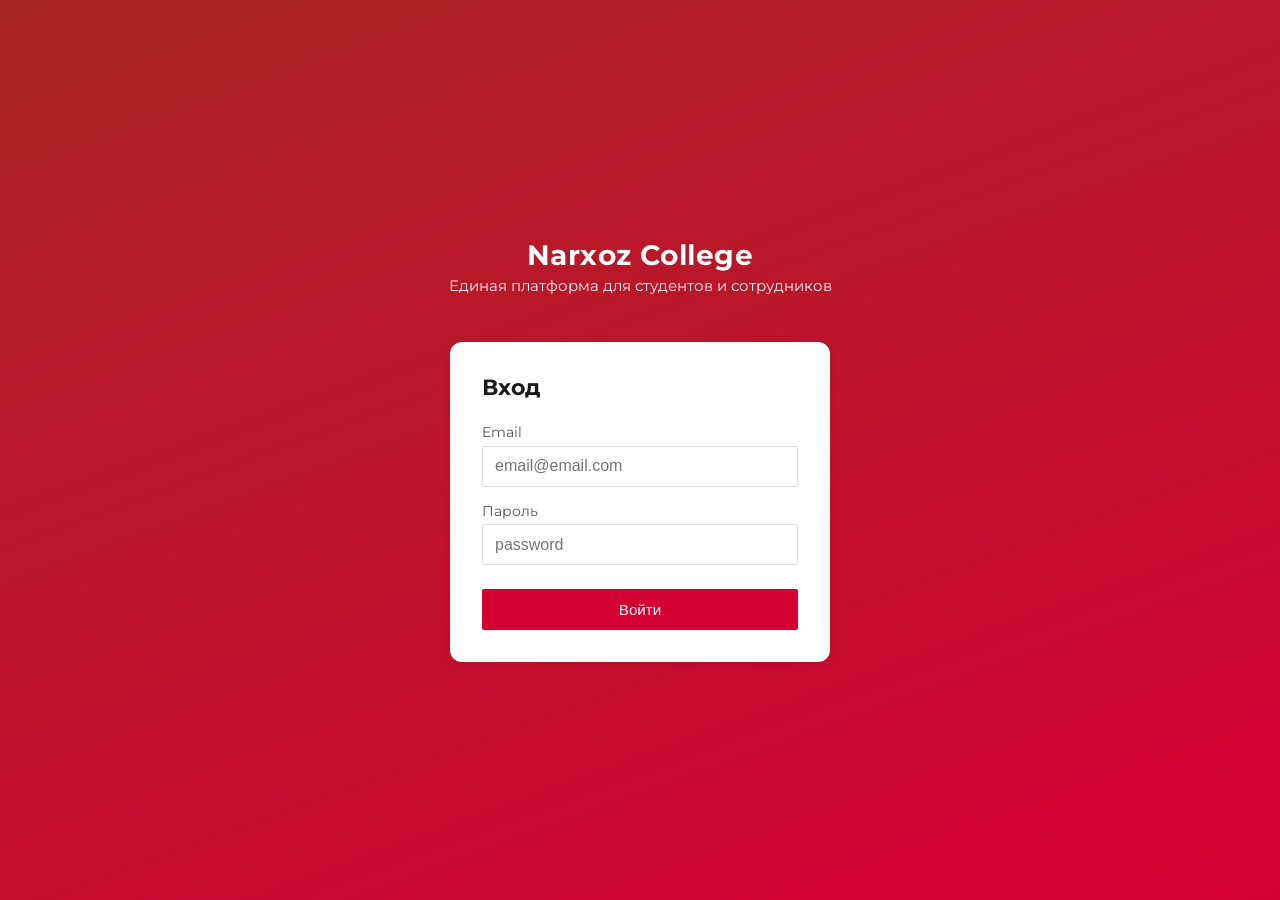
<file: web/index.html>
<!DOCTYPE html>
<html lang="ru">
<head>
  <meta charset="UTF-8">
  <meta name="viewport" content="width=device-width, initial-scale=1.0">
  <title>Narxoz College — NC</title>
  <link rel="preconnect" href="https://fonts.googleapis.com">
  <link rel="preconnect" href="https://fonts.gstatic.com" crossorigin>
  <link href="https://fonts.googleapis.com/css2?family=Montserrat:wght@400;500;600;700&display=swap" rel="stylesheet">
  <link href="https://fonts.cdnfonts.com/css/gotham" rel="stylesheet">
  <link rel="stylesheet" href="css/style.css">
</head>
<body>
  <div id="app">
    <!-- Экран входа -->
    <div id="screen-login" class="screen active">
      <header class="login-header">
        <div class="logo">Narxoz College</div>
        <p class="tagline">Единая платформа для студентов и сотрудников</p>
      </header>
      <main class="login-main">
        <form id="form-login" class="login-form">
          <h1>Вход</h1>
          <div id="login-error" class="error-msg hidden"></div>
          <label>
            <span>Email</span>
            <input type="email" name="email" placeholder="email@email.com" required autocomplete="email">
          </label>
          <label>
            <span>Пароль</span>
            <input type="password" name="password" placeholder="password" required autocomplete="current-password">
          </label>
          <button type="submit" class="btn btn-primary">Войти</button>
        </form>
      </main>
    </div>

    <!-- Основное приложение (после входа) -->
    <div id="screen-app" class="screen">
      <div id="sidebar-overlay" class="sidebar-overlay hidden" aria-hidden="true"></div>
      <aside id="sidebar" class="sidebar">
        <div class="sidebar-header">
          <span class="logo-small">NC</span>
          <span id="user-name" class="user-name"></span>
          <span id="user-role" class="user-role"></span>
        </div>
        <nav id="nav" class="nav"></nav>
        <div class="sidebar-footer">
          <button id="btn-logout" class="btn btn-text">Выйти</button>
        </div>
      </aside>
      <div class="main-wrap">
        <header class="top-bar">
          <button id="btn-menu" class="btn-menu" aria-label="Меню"></button>
          <h2 id="page-title" class="page-title">Главная</h2>
        </header>
        <main id="content" class="content"></main>
      </div>
      <nav id="bottom-nav" class="bottom-nav" aria-label="Навигация">
        <div class="nav-inner" id="bottom-nav-inner"></div>
      </nav>
    </div>
  </div>

  <script src="js/app.js"></script>
</body>
</html>
</file>
<file: web/css/style.css>
/* Narxoz College — палитра с сайта университета */
:root {
  --narxoz-dark: #a82523;
  --narxoz-red: #d50032;
  --narxoz-red-hover: #b8002a;
  --narxoz-dark-hover: #8c1f1d;
  --bg-page: #f5f5f5;
  --bg-card: #ffffff;
  --text-primary: #1a1a1a;
  --text-secondary: #555;
  --border: #e0e0e0;
  --shadow: 0 2px 8px rgba(0,0,0,0.08);
  --sidebar-width: 240px;
  --topbar-height: 56px;
}

* {
  box-sizing: border-box;
}

body {
  margin: 0;
  font-family: 'Gotham', 'Gotham Book', 'Montserrat', -apple-system, BlinkMacSystemFont, 'Segoe UI', Roboto, sans-serif;
  font-size: 16px;
  color: var(--text-primary);
  background: var(--bg-page);
  min-height: 100vh;
}

#app {
  min-height: 100vh;
}

.hidden { display: none !important; }
.error-msg { color: var(--narxoz-red); font-size: 0.9rem; margin-bottom: 0.5rem; }

/* ========== Экраны ========== */
.screen {
  display: none;
  min-height: 100vh;
}
.screen.active {
  display: flex;
  flex-direction: column;
}

/* ========== Экран входа ========== */
#screen-login {
  background: linear-gradient(160deg, var(--narxoz-dark) 0%, var(--narxoz-red) 100%);
  align-items: center;
  justify-content: center;
  padding: 1rem;
}

.login-header {
  text-align: center;
  color: #fff;
  margin-bottom: 2rem;
}
.login-header .logo {
  font-size: 1.75rem;
  font-weight: 700;
  letter-spacing: 0.02em;
}
.login-header .tagline {
  font-size: 0.95rem;
  opacity: 0.95;
  margin-top: 0.25rem;
}

.login-main {
  width: 100%;
  max-width: 380px;
}

.login-form {
  background: var(--bg-card);
  border-radius: 12px;
  padding: 2rem;
  box-shadow: var(--shadow);
}
.login-form h1 {
  margin: 0 0 1.5rem;
  font-size: 1.35rem;
  color: var(--text-primary);
}
.login-form label {
  display: block;
  margin-bottom: 1rem;
}
.login-form label span {
  display: block;
  font-size: 0.85rem;
  color: var(--text-secondary);
  margin-bottom: 0.35rem;
}
.login-form input {
  width: 100%;
  padding: 0.65rem 0.75rem;
  border: 1px solid var(--border);
  border-radius: 2px;
  font-size: 1rem;
}
.login-form input:focus {
  outline: none;
  border-color: var(--narxoz-red);
  box-shadow: 0 0 0 2px rgba(213,0,50,0.2);
}
.login-form .btn {
  width: 100%;
  margin-top: 0.5rem;
  padding: 0.75rem;
}

.login-hint {
  text-align: center;
  color: rgba(255,255,255,0.9);
  font-size: 0.8rem;
  margin-top: 1.5rem;
  max-width: 380px;
}

/* ========== Кнопки ========== */
.btn {
  display: inline-flex;
  align-items: center;
  justify-content: center;
  padding: 0.5rem 1rem;
  border: none;
  border-radius: 2px;
  font-size: 0.95rem;
  font-weight: 500;
  cursor: pointer;
  transition: background 0.2s, color 0.2s;
}
.btn-primary {
  background: var(--narxoz-red);
  color: #fff;
}
.btn-primary:hover {
  background: var(--narxoz-red-hover);
}
.btn-secondary {
  background: var(--narxoz-dark);
  color: #fff;
}
.btn-secondary:hover {
  background: var(--narxoz-dark-hover);
}
.btn-text {
  background: transparent;
  color: var(--narxoz-red);
}
.btn-text:hover {
  background: rgba(213,0,50,0.08);
}
.btn-danger {
  background: #c62828;
  color: #fff;
}
.btn-danger:hover {
  background: #b71c1c;
}
.btn-small {
  padding: 0.35rem 0.65rem;
  font-size: 0.85rem;
}

/* ========== Основное приложение ========== */
#screen-app {
  display: none;
  flex-direction: row;
  min-height: 100vh;
}
#screen-app.active {
  display: flex;
}

.sidebar {
  width: var(--sidebar-width);
  background: var(--bg-card);
  border-right: 1px solid var(--border);
  display: flex;
  flex-direction: column;
  flex-shrink: 0;
}
.sidebar-header {
  padding: 1rem;
  border-bottom: 1px solid var(--border);
}
.logo-small {
  font-weight: 700;
  color: var(--narxoz-red);
  font-size: 1.25rem;
}
.user-name {
  display: block;
  font-weight: 500;
  margin-top: 0.25rem;
  font-size: 0.9rem;
}
.user-role {
  display: block;
  font-size: 0.75rem;
  color: var(--text-secondary);
  text-transform: capitalize;
}

.nav {
  flex: 1;
  padding: 0.5rem 0;
  overflow-y: auto;
}
.nav-item {
  display: flex;
  align-items: center;
  padding: 0.65rem 1rem;
  color: var(--text-primary);
  text-decoration: none;
  border: none;
  background: none;
  width: 100%;
  text-align: left;
  font-size: 0.95rem;
  cursor: pointer;
  transition: background 0.15s;
  border-left: 3px solid transparent;
}
.nav-item:hover {
  background: rgba(213,0,50,0.06);
}
.nav-item.active {
  background: rgba(213,0,50,0.1);
  border-left-color: var(--narxoz-red);
  color: var(--narxoz-red);
  font-weight: 500;
}

.sidebar-footer {
  padding: 1rem;
  border-top: 1px solid var(--border);
}

.main-wrap {
  flex: 1;
  display: flex;
  flex-direction: column;
  min-width: 0;
}

.top-bar {
  height: var(--topbar-height);
  background: var(--bg-card);
  border-bottom: 1px solid var(--border);
  display: flex;
  align-items: center;
  padding: 0 1rem;
  flex-shrink: 0;
}
.btn-menu {
  display: none;
  width: 40px;
  height: 40px;
  margin-right: 0.5rem;
  border: none;
  background: url("data:image/svg+xml,%3Csvg xmlns='http://www.w3.org/2000/svg' width='24' height='24' viewBox='0 0 24 24' fill='none' stroke='%23333' stroke-width='2'%3E%3Cline x1='3' y1='6' x2='21' y2='6'/%3E%3Cline x1='3' y1='12' x2='21' y2='12'/%3E%3Cline x1='3' y1='18' x2='21' y2='18'/%3E%3C/svg%3E") center no-repeat;
  cursor: pointer;
}
.page-title {
  margin: 0;
  font-size: 1.2rem;
  font-weight: 600;
}

.content {
  flex: 1;
  padding: 1rem;
  overflow-y: auto;
}

/* ========== Карточки и списки ========== */
.card {
  background: var(--bg-card);
  border-radius: 2px;
  padding: 1rem 1.25rem;
  margin-bottom: 1rem;
  box-shadow: var(--shadow);
}
.card h3 {
  margin: 0 0 0.75rem;
  font-size: 1rem;
  color: var(--narxoz-dark);
}
.list-item {
  padding: 0.75rem 0;
  border-bottom: 1px solid var(--border);
  display: flex;
  justify-content: space-between;
  align-items: flex-start;
  gap: 1rem;
}
.list-item:last-child { border-bottom: none; }
.list-item .meta { font-size: 0.85rem; color: var(--text-secondary); }

/* ========== Формы в контенте ========== */
.form-row {
  margin-bottom: 1rem;
}
.form-row label {
  display: block;
  font-size: 0.85rem;
  color: var(--text-secondary);
  margin-bottom: 0.35rem;
}
.form-row input, .form-row textarea {
  width: 100%;
  padding: 0.6rem 0.75rem;
  border: 1px solid var(--border);
  border-radius: 2px;
  font-size: 1rem;
}
.form-row textarea { min-height: 80px; resize: vertical; }

/* ========== Чат ========== */
.chat-messages {
  height: 320px;
  overflow-y: auto;
  background: #fafafa;
  border-radius: 2px;
  padding: 1rem;
  margin-bottom: 1rem;
}
.chat-msg {
  margin-bottom: 0.75rem;
  padding: 0.5rem 0.75rem;
  background: var(--bg-card);
  border-radius: 2px;
  max-width: 85%;
  box-shadow: 0 1px 2px rgba(0,0,0,0.06);
}
.chat-msg .time { font-size: 0.75rem; color: var(--text-secondary); }
.chat-input-row {
  display: flex;
  gap: 0.5rem;
}
.chat-input-row input {
  flex: 1;
  padding: 0.65rem;
  border: 1px solid var(--border);
  border-radius: 2px;
}

/* ========== Адаптив: мобильный ========== */
@media (max-width: 768px) {
  .sidebar {
    position: fixed;
    left: 0;
    top: 0;
    bottom: 0;
    z-index: 100;
    transform: translateX(-100%);
    transition: transform 0.2s;
  }
  .sidebar.open {
    transform: translateX(0);
  }
  .sidebar-overlay {
    position: fixed;
    inset: 0;
    background: rgba(0,0,0,0.4);
    z-index: 99;
    display: none;
  }
  .sidebar-overlay.visible { display: block; }
  .btn-menu { display: block; }
  .main-wrap { margin-left: 0; }
}

/* ========== Утилиты ========== */
.empty-state {
  text-align: center;
  color: var(--text-secondary);
  padding: 2rem 1rem;
}
.badge {
  display: inline-block;
  padding: 0.2rem 0.5rem;
  font-size: 0.75rem;
  border-radius: 6px;
  background: rgba(213,0,50,0.12);
  color: var(--narxoz-red);
}
.grid-2 { display: grid; grid-template-columns: repeat(auto-fill, minmax(280px, 1fr)); gap: 1rem; }

.attachments-list { margin-top: 0.5rem; }
.attachment-item { font-size: 0.9rem; margin: 0.25rem 0; padding: 0.5rem; background: #f9f9f9; border-radius: 2px; }
.forum-topic-body { white-space: pre-wrap; margin: 0.5rem 0; }

.director-card .director-header { display: flex; align-items: center; gap: 1rem; margin-top: 0.5rem; }
.director-avatar { width: 80px; height: 80px; border-radius: 50%; object-fit: cover; }
.director-avatar-placeholder { width: 80px; height: 80px; border-radius: 2px; background: rgba(213,0,50,0.15); }
.posts-grid { display: grid; grid-template-columns: repeat(auto-fill, minmax(120px, 1fr)); gap: 0.5rem; }
.post-cell { aspect-ratio: 1; background: #f5f5f5; overflow: hidden; border-radius: 2px; position: relative; }
.post-cell img, .post-cell video { width: 100%; height: 100%; object-fit: cover; }
.post-placeholder { width: 100%; height: 100%; background: #e0e0e0; }
.post-caption { font-size: 0.8rem; padding: 0.25rem; margin: 0; }
.director-name { font-size: 1.2rem; color: var(--narxoz-dark); }

.map-placeholder { margin-top: 1rem; padding: 3rem; background: #f0f0f0; border-radius: 2px; text-align: center; color: var(--text-secondary); }
.badge { border-radius: 2px; }
.modal { position: fixed; inset: 0; background: rgba(0,0,0,0.5); display: flex; align-items: center; justify-content: center; z-index: 200; }
.modal .modal-content { max-width: 400px; width: 90%; }

/* Нижняя навигация (мобильный) */
.bottom-nav { display: none; position: fixed; bottom: 0; left: 0; right: 0; background: var(--bg-card); border-top: 1px solid var(--border); z-index: 98; padding: 0.25rem 0; }
.bottom-nav .nav-inner { display: flex; justify-content: space-around; max-width: 100%; overflow-x: auto; }
.bottom-nav .nav-item { flex-direction: column; padding: 0.4rem 0.5rem; font-size: 0.7rem; border-left: none; min-width: 56px; }
.bottom-nav .nav-item span:first-child { font-size: 1.2rem; margin-bottom: 0.15rem; }
@media (max-width: 768px) {
  .bottom-nav { display: block; }
  .content { padding-bottom: 70px; }
}
@media (min-width: 769px) {
  .bottom-nav { display: none !important; }
}
</file>
